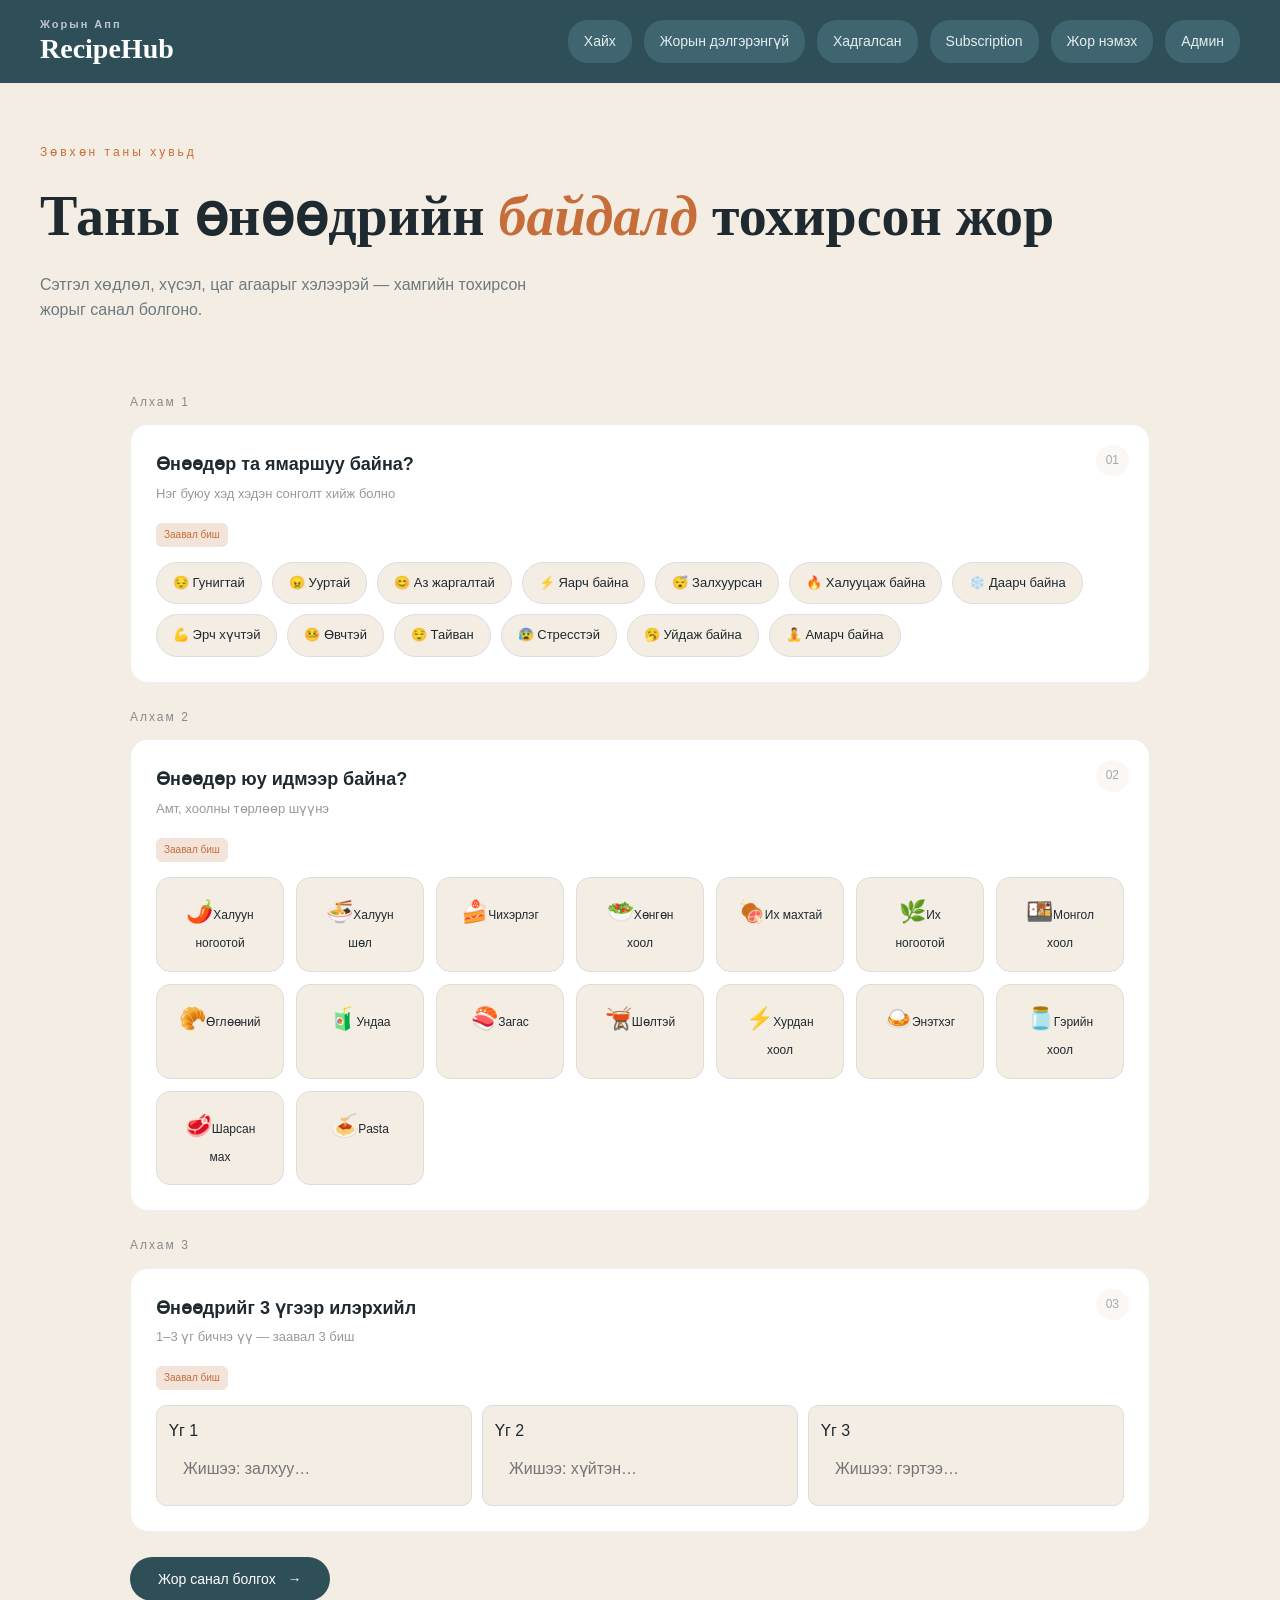
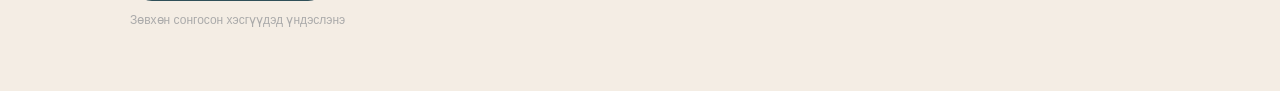
<file: index.html>
<!DOCTYPE html>
<html lang="mn">
<head>
  <meta charset="UTF-8" />
  <meta name="viewport" content="width=device-width, initial-scale=1.0" />
  <title>RecipeHub — Жорууд</title>

  <link rel="stylesheet" href="common.css" />
  <link rel="stylesheet" href="index.css" />
</head>
<body>

 <nav class="nav">
  <div class="nav-brand"><small>Жорын Апп</small>RecipeHub</div>

  <a href="search.html" class="nav-link">Хайх</a>
  <a href="detail.html" class="nav-link">Жорын дэлгэрэнгүй</a>
  <a href="favorites.html" class="nav-link">Хадгалсан</a>
  <a href="pricing.html" class="nav-link">Subscription</a>
  <a href="add.html" class="nav-link">Жор нэмэх</a>
  <a href="admin.html" class="nav-link">Админ</a>
</nav>

  <!-- HERO -->
  <section class="hero">
    <div class="hero-label">Зөвхөн таны хувьд</div>
    <h1>Таны өнөөдрийн <em>байдалд</em> тохирсон жор</h1>
    <p class="hero-sub">Сэтгэл хөдлөл, хүсэл, цаг агаарыг хэлээрэй — хамгийн тохирсон жорыг санал болгоно.</p>
  </section>

  <!-- MAIN -->
  <main class="main">

    <!-- STEP 1 -->
    <div class="section-label">Алхам 1</div>
    <div class="step-card">
      <div class="step-num">01</div>
      <div class="step-title">Өнөөдөр та ямаршуу байна?</div>
      <div class="step-desc">Нэг буюу хэд хэдэн сонголт хийж болно</div>
      <div class="opt-badge">Заавал биш</div>
      <div class="pills" id="moods">
        <div class="pill" onclick="tog(this)"><span>😔</span> Гунигтай</div>
        <div class="pill" onclick="tog(this)"><span>😠</span> Ууртай</div>
        <div class="pill" onclick="tog(this)"><span>😊</span> Аз жаргалтай</div>
        <div class="pill" onclick="tog(this)"><span>⚡</span> Яарч байна</div>
        <div class="pill" onclick="tog(this)"><span>😴</span> Залхуурсан</div>
        <div class="pill" onclick="tog(this)"><span>🔥</span> Халууцаж байна</div>
        <div class="pill" onclick="tog(this)"><span>❄️</span> Даарч байна</div>
        <div class="pill" onclick="tog(this)"><span>💪</span> Эрч хүчтэй</div>
        <div class="pill" onclick="tog(this)"><span>🤒</span> Өвчтэй</div>
        <div class="pill" onclick="tog(this)"><span>😌</span> Тайван</div>
        <div class="pill" onclick="tog(this)"><span>😰</span> Стресстэй</div>
        <div class="pill" onclick="tog(this)"><span>🥱</span> Уйдаж байна</div>
        <div class="pill" onclick="tog(this)"><span>🧘</span> Амарч байна</div>
      </div>
    </div>

    <!-- STEP 2 -->
    <div class="section-label">Алхам 2</div>
    <div class="step-card">
      <div class="step-num">02</div>
      <div class="step-title">Өнөөдөр юу идмээр байна?</div>
      <div class="step-desc">Амт, хоолны төрлөөр шүүнэ</div>
      <div class="opt-badge">Заавал биш</div>
      <div class="craving-grid" id="cravings">
        <div class="craving-card" onclick="tog(this)"><span class="c-icon">🌶️</span><span class="c-label">Халуун ногоотой</span></div>
        <div class="craving-card" onclick="tog(this)"><span class="c-icon">🍜</span><span class="c-label">Халуун шөл</span></div>
        <div class="craving-card" onclick="tog(this)"><span class="c-icon">🍰</span><span class="c-label">Чихэрлэг</span></div>
        <div class="craving-card" onclick="tog(this)"><span class="c-icon">🥗</span><span class="c-label">Хөнгөн хоол</span></div>
        <div class="craving-card" onclick="tog(this)"><span class="c-icon">🍖</span><span class="c-label">Их махтай</span></div>
        <div class="craving-card" onclick="tog(this)"><span class="c-icon">🌿</span><span class="c-label">Их ногоотой</span></div>
        <div class="craving-card" onclick="tog(this)"><span class="c-icon">🍱</span><span class="c-label">Монгол хоол</span></div>
        <div class="craving-card" onclick="tog(this)"><span class="c-icon">🥐</span><span class="c-label">Өглөөний</span></div>
        <div class="craving-card" onclick="tog(this)"><span class="c-icon">🧃</span><span class="c-label">Ундаа</span></div>
        <div class="craving-card" onclick="tog(this)"><span class="c-icon">🍣</span><span class="c-label">Загас</span></div>
        <div class="craving-card" onclick="tog(this)"><span class="c-icon">🫕</span><span class="c-label">Шөлтэй</span></div>
        <div class="craving-card" onclick="tog(this)"><span class="c-icon">⚡</span><span class="c-label">Хурдан хоол</span></div>
        <div class="craving-card" onclick="tog(this)"><span class="c-icon">🍛</span><span class="c-label">Энэтхэг</span></div>
        <div class="craving-card" onclick="tog(this)"><span class="c-icon">🫙</span><span class="c-label">Гэрийн хоол</span></div>
        <div class="craving-card" onclick="tog(this)"><span class="c-icon">🥩</span><span class="c-label">Шарсан мах</span></div>
        <div class="craving-card" onclick="tog(this)"><span class="c-icon">🍝</span><span class="c-label">Pasta</span></div>
      </div>
    </div>

    <!-- STEP 3 -->
    <div class="section-label">Алхам 3</div>
    <div class="step-card">
      <div class="step-num">03</div>
      <div class="step-title">Өнөөдрийг 3 үгээр илэрхийл</div>
      <div class="step-desc">1–3 үг бичнэ үү — заавал 3 биш</div>
      <div class="opt-badge">Заавал биш</div>
      <div class="word-row">
        <div class="word-box"><span class="w-num">Үг 1</span><input id="w1" placeholder="Жишээ: залхуу…" /></div>
        <div class="word-box"><span class="w-num">Үг 2</span><input id="w2" placeholder="Жишээ: хүйтэн…" /></div>
        <div class="word-box"><span class="w-num">Үг 3</span><input id="w3" placeholder="Жишээ: гэртээ…" /></div>
      </div>
    </div>

    <!-- CTA -->
    <div class="cta-area">
      <button class="cta-btn" onclick="recommend()">
        Жор санал болгох <span class="cta-arrow">→</span>
      </button>
      <span class="cta-hint">Зөвхөн сонгосон хэсгүүдэд үндэслэнэ</span>
    </div>

    <!-- RESULTS -->
    <div class="result-section" id="results" style="display:none">
      <div class="result-label">Санал болгох жорууд</div>
      <div class="result-grid" id="rgrid"></div>
    </div>

  </main>
</body>
</html>
</file>
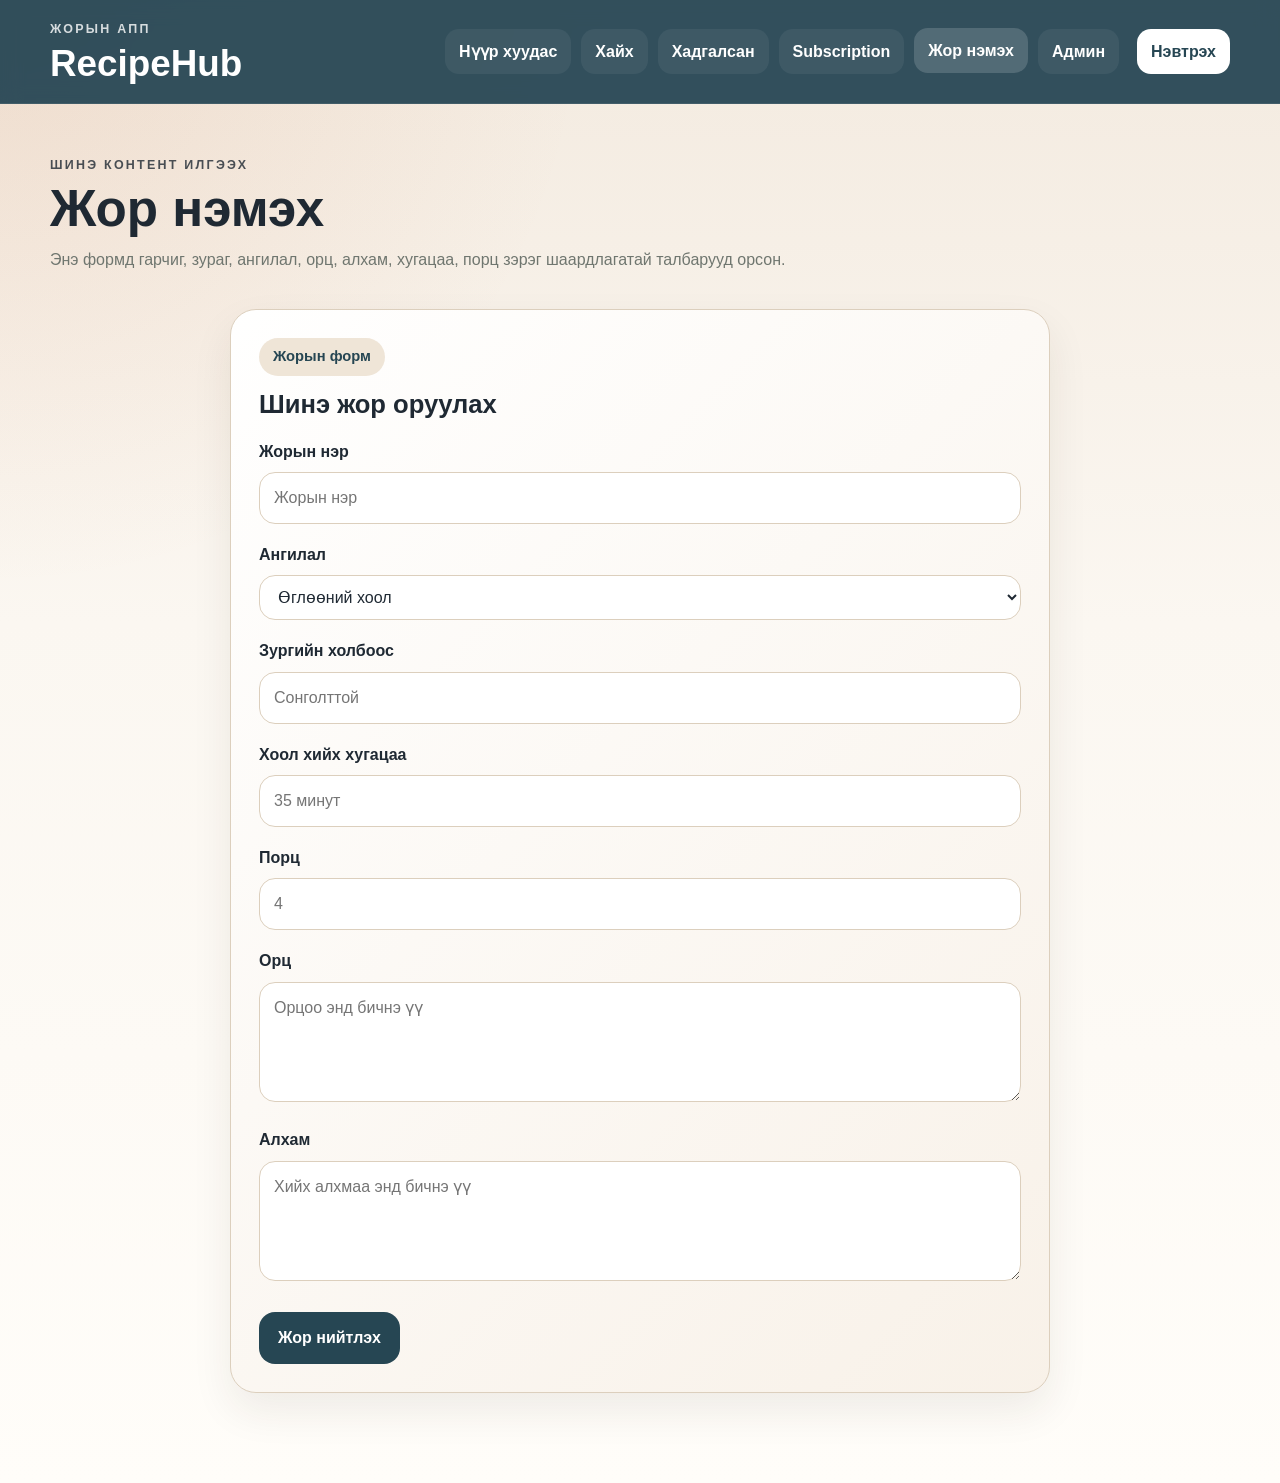
<file: add.html>
<!DOCTYPE html>
<html lang="mn">
<head>
  <meta charset="UTF-8">
  <meta name="viewport" content="width=device-width, initial-scale=1.0">
  <title>RecipeHub - Жор нэмэх</title>
  <link rel="stylesheet" href="common.css">
  <link rel="stylesheet" href="add.css">
</head>
<body>
  <header class="site-header">
    <div class="container header-inner">
      <div>
        <p class="eyebrow">Жорын апп</p>
        <h1 class="logo">RecipeHub</h1>
      </div>
      <nav class="site-nav" aria-label="Үндсэн цэс">
        <a href="index.html">Нүүр хуудас</a>
        <a href="search.html">Хайх</a>
        <!-- <a href="detail.html">Жорын дэлгэрэнгүй</a> -->
        <a href="favorites.html">Хадгалсан</a>
        <a href="pricing.html">Subscription</a>
        <a class="active" href="add.html">Жор нэмэх</a>
        <a href="admin.html">Админ</a>
        <a class="auth-link" href="login.html">Нэвтрэх</a>
      </nav>
    </div>
  </header>

  <main class="main-content">
    <section class="hero">
      <div class="container">
        <p class="eyebrow">Шинэ контент илгээх</p>
        <h2>Жор нэмэх</h2>
        <p class="section-intro">Энэ формд гарчиг, зураг, ангилал, орц, алхам, хугацаа, порц зэрэг шаардлагатай талбарууд орсон.</p>
      </div>
    </section>

    <section class="page-section">
      <div class="container">
        <form class="panel form-panel">
          <div class="panel-heading">
            <p class="card-tag">Жорын форм</p>
            <h3>Шинэ жор оруулах</h3>
          </div>
          <label for="recipe-name">Жорын нэр</label>
          <input id="recipe-name" type="text" placeholder="Жорын нэр">

          <label for="category">Ангилал</label>
          <select id="category">
            <option>Өглөөний хоол</option>
            <option>Өдрийн хоол</option>
            <option>Оройн хоол</option>
            <option>Амттан</option>
          </select>

          <label for="image-link">Зургийн холбоос</label>
          <input id="image-link" type="text" placeholder="Сонголттой">

          <label for="cook-time">Хоол хийх хугацаа</label>
          <input id="cook-time" type="text" placeholder="35 минут">

          <label for="servings">Порц</label>
          <input id="servings" type="text" placeholder="4">

          <label for="ingredients">Орц</label>
          <textarea id="ingredients" placeholder="Орцоо энд бичнэ үү"></textarea>

          <label for="steps">Алхам</label>
          <textarea id="steps" placeholder="Хийх алхмаа энд бичнэ үү"></textarea>

          <button class="card-button" type="submit">Жор нийтлэх</button>
        </form>
      </div>
    </section>
  </main>

</body>
</html>
</file>
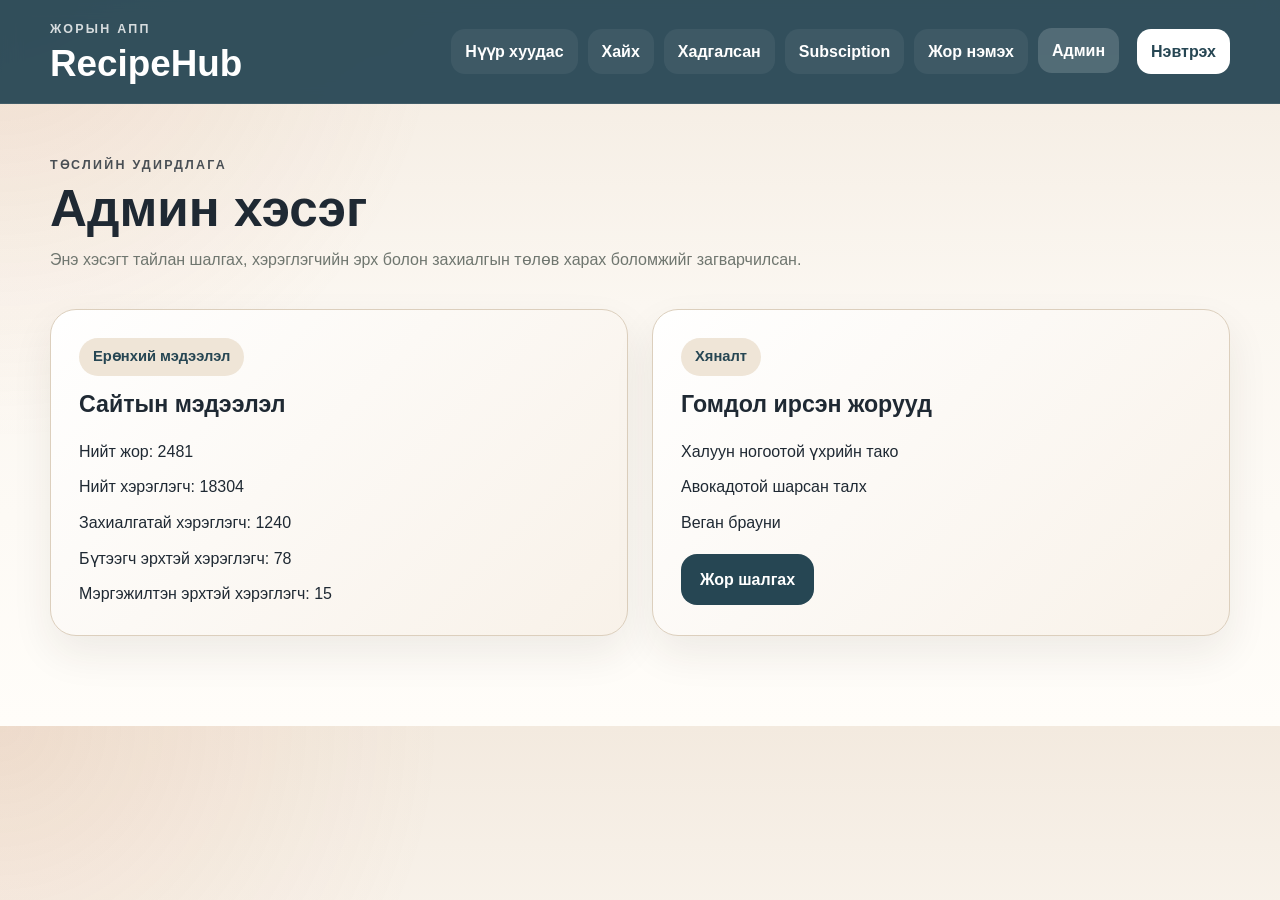
<file: admin.html>
<!DOCTYPE html>
<html lang="mn">
<head>
  <meta charset="UTF-8">
  <meta name="viewport" content="width=device-width, initial-scale=1.0">
  <title>RecipeHub - Админ</title>
  <link rel="stylesheet" href="common.css">
  <link rel="stylesheet" href="admin.css">
</head>
<body>
  <header class="site-header">
    <div class="container header-inner">
      <div>
        <p class="eyebrow">Жорын апп</p>
        <h1 class="logo">RecipeHub</h1>
      </div>
      <nav class="site-nav" aria-label="Үндсэн цэс">
        <a href="index.html">Нүүр хуудас</a>
        <a href="search.html">Хайх</a>
        <!-- <a href="detail.html">Жорын дэлгэрэнгүй</a> -->
        <a href="favorites.html">Хадгалсан</a>
        <a href="pricing.html">Subsciption</a>
        <a href="add.html">Жор нэмэх</a>
        <a class="active" href="admin.html">Админ</a>
        <a class="auth-link" href="login.html">Нэвтрэх</a>
      </nav>
    </div>
  </header>

  <main class="main-content">
    <section class="hero">
      <div class="container">
        <p class="eyebrow">Төслийн удирдлага</p>
        <h2>Админ хэсэг</h2>
        <p class="section-intro">Энэ хэсэгт тайлан шалгах, хэрэглэгчийн эрх болон захиалгын төлөв харах боломжийг загварчилсан.</p>
      </div>
    </section>

    <section class="page-section">
      <div class="container admin-grid">
        <article class="panel">
          <p class="card-tag">Ерөнхий мэдээлэл</p>
          <h3>Сайтын мэдээлэл</h3>
          <p>Нийт жор: 2481</p>
          <p>Нийт хэрэглэгч: 18304</p>
          <p>Захиалгатай хэрэглэгч: 1240</p>
          <p>Бүтээгч эрхтэй хэрэглэгч: 78</p>
          <p>Мэргэжилтэн эрхтэй хэрэглэгч: 15</p>
        </article>

        <article class="panel">
          <p class="card-tag">Хяналт</p>
          <h3>Гомдол ирсэн жорууд</h3>
          <p>Халуун ногоотой үхрийн тако</p>
          <p>Авокадотой шарсан талх</p>
          <p>Веган брауни</p>
          <a class="card-button" href="detail.html">Жор шалгах</a>
        </article>
      </div>
    </section>
  </main>

</body>
</html>
</file>
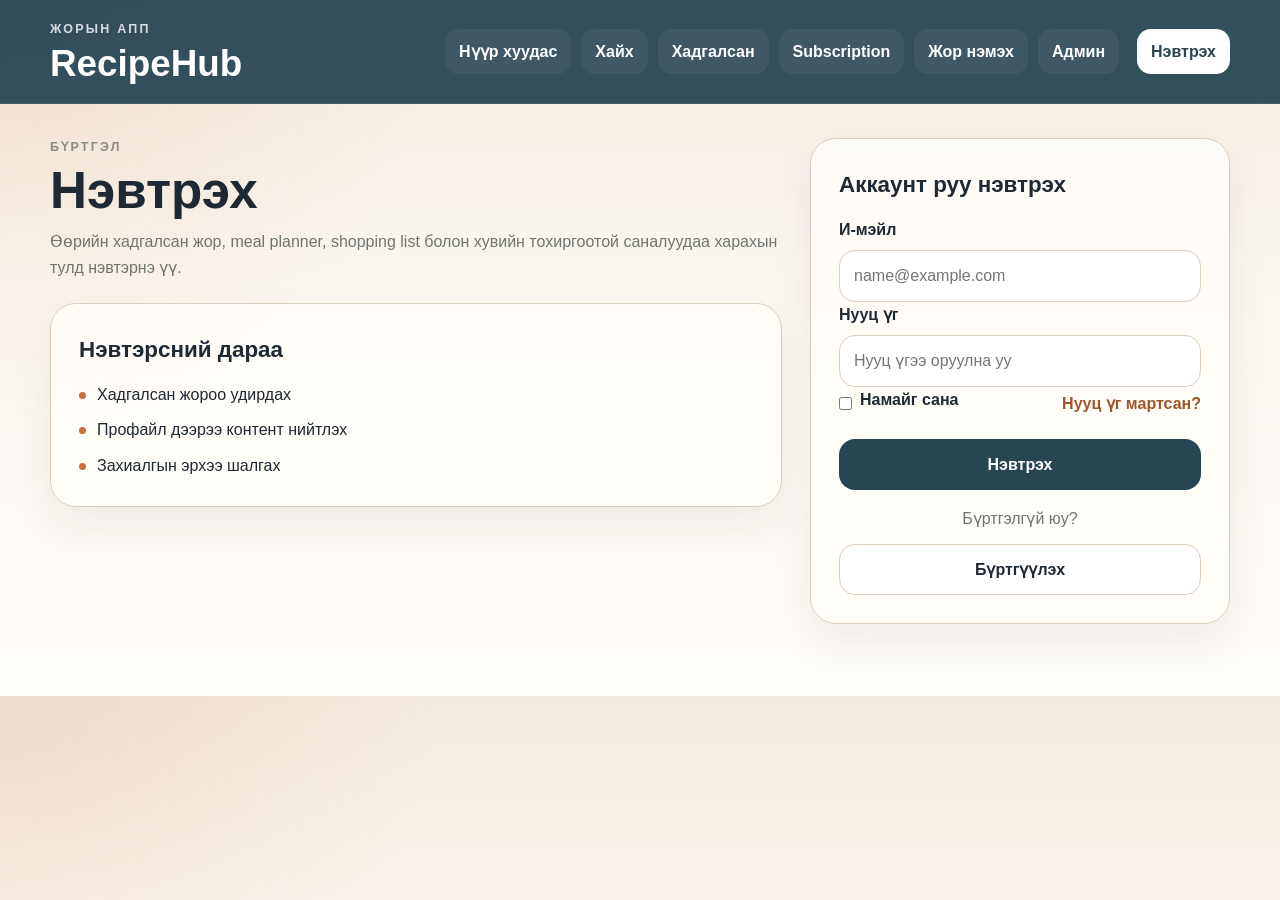
<file: login.html>
<!DOCTYPE html>
<html lang="mn">
<head>
  <meta charset="UTF-8">
  <meta name="viewport" content="width=device-width, initial-scale=1.0">
  <title>RecipeHub - Нэвтрэх</title>
  <link rel="stylesheet" href="common.css">
  <link rel="stylesheet" href="login.css">
</head>
<body>
  <header class="site-header">
    <div class="container header-inner">
      <div>
        <p class="eyebrow">Жорын апп</p>
        <h1 class="logo">RecipeHub</h1>
      </div>
      <nav class="site-nav" aria-label="Үндсэн цэс">
        <a href="index.html">Нүүр хуудас</a>
        <a href="search.html">Хайх</a>
        <!-- <a href="detail.html">Жорын дэлгэрэнгүй</a> -->
        <a href="favorites.html">Хадгалсан</a>
        <a href="pricing.html">Subscription</a>
        <a href="add.html">Жор нэмэх</a>
        <a href="admin.html">Админ</a>
        <a class="auth-link" href="login.html">Нэвтрэх</a>
      </nav>
    </div>
  </header>

  <main class="main-content">
    <section class="auth-section">
      <div class="container auth-layout">
        <div class="auth-copy">
          <p class="eyebrow">Бүртгэл</p>
          <h2>Нэвтрэх</h2>
          <p>Өөрийн хадгалсан жор, meal planner, shopping list болон хувийн тохиргоотой саналуудаа харахын тулд нэвтэрнэ үү.</p>
          <div class="info-card">
            <h3>Нэвтэрсний дараа</h3>
            <ul>
              <li>Хадгалсан жороо удирдах</li>
              <li>Профайл дээрээ контент нийтлэх</li>
              <li>Захиалгын эрхээ шалгах</li>
            </ul>
          </div>
        </div>

        <form class="auth-form">
          <h3>Аккаунт руу нэвтрэх</h3>

          <label>
            <span>И-мэйл</span>
            <input type="email" placeholder="name@example.com">
          </label>

          <label>
            <span>Нууц үг</span>
            <input type="password" placeholder="Нууц үгээ оруулна уу">
          </label>

          <div class="row">
            <label class="check-row">
              <input type="checkbox">
              <span>Намайг сана</span>
            </label>
            <a class="text-link" href="#">Нууц үг мартсан?</a>
          </div>

          <button type="submit" class="primary-button">Нэвтрэх</button>

          <div class="signup-cta">
            <p class="switch-text">Бүртгэлгүй юу?</p>
            <a class="secondary-button" href="signup.html">Бүртгүүлэх</a>
          </div>
        </form>
      </div>
    </section>
  </main>
</body>
</html>
</file>
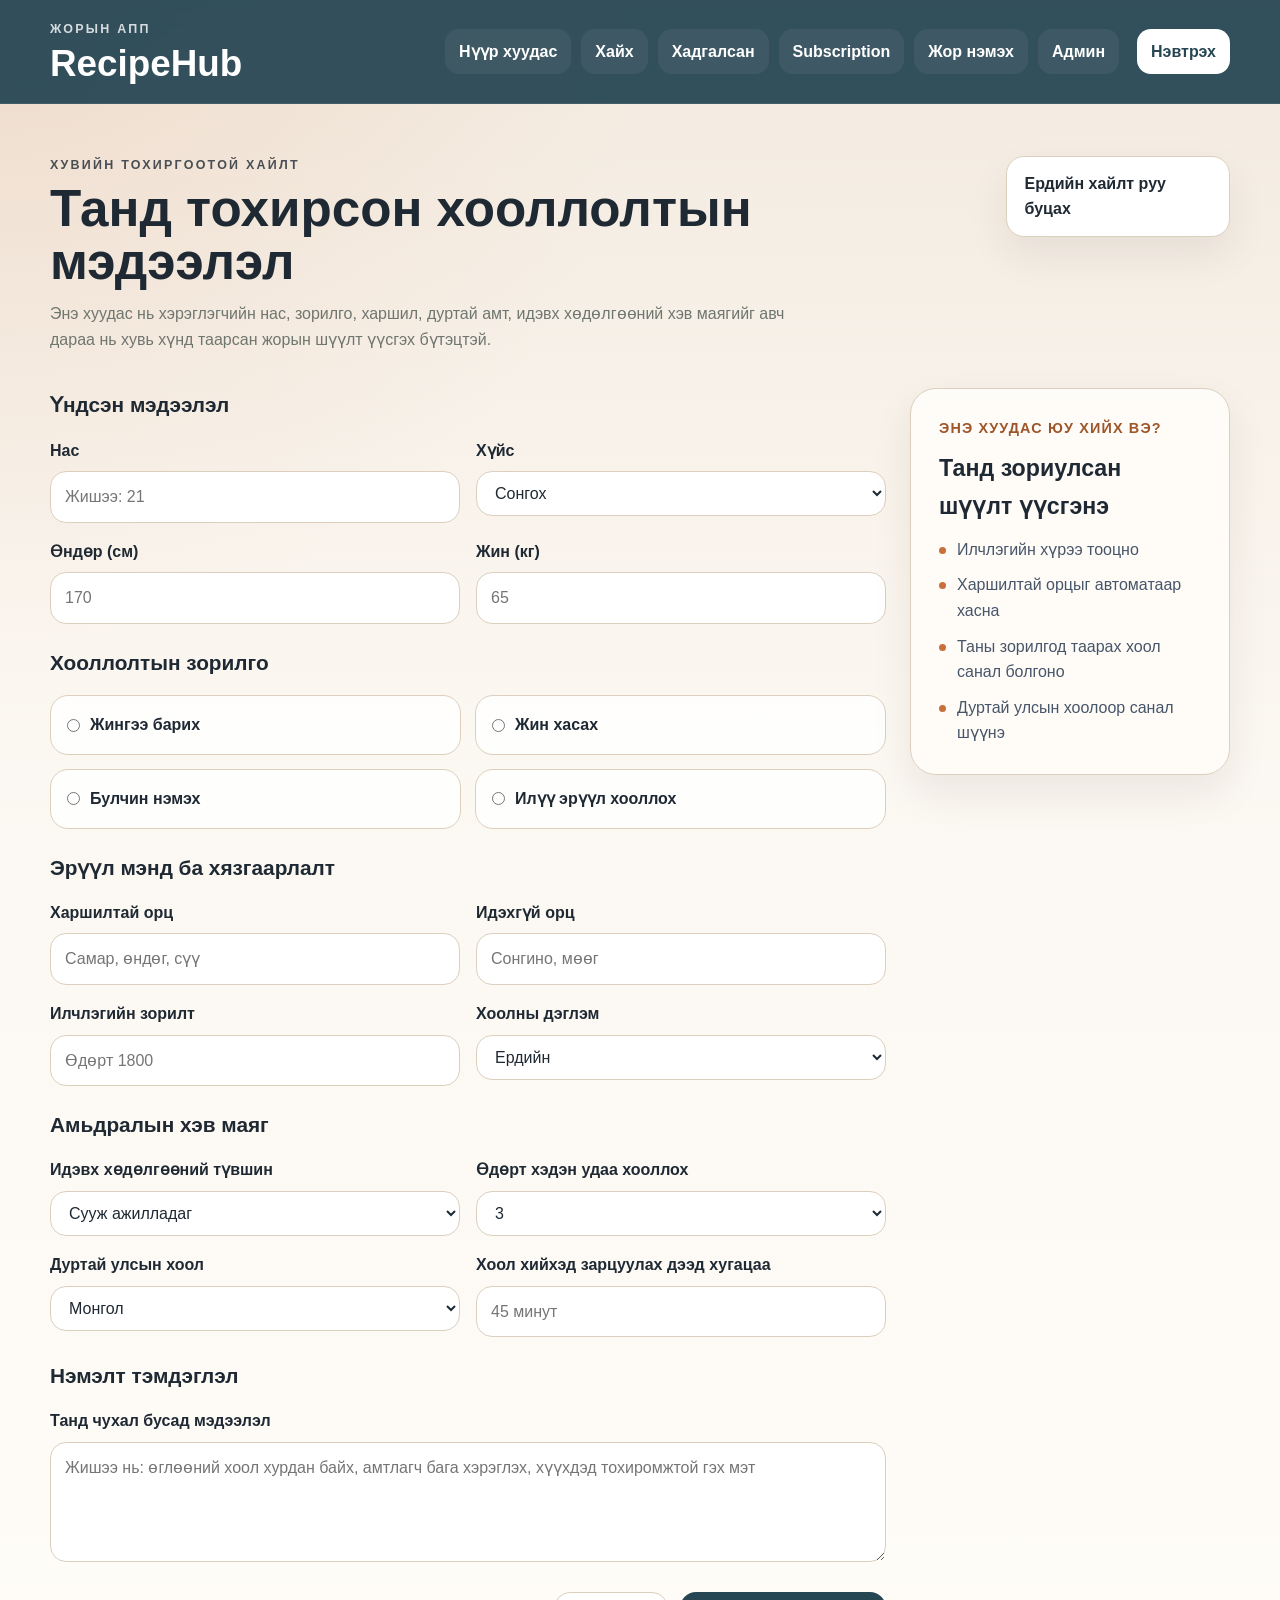
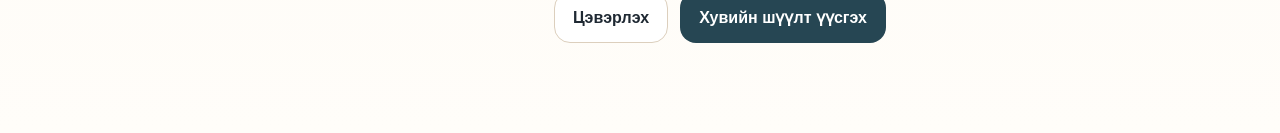
<file: personalized.html>
<!DOCTYPE html>
<html lang="mn">
<head>
  <meta charset="UTF-8">
  <meta name="viewport" content="width=device-width, initial-scale=1.0">
  <title>RecipeHub - Хувийн тохиргоотой орц</title>
  <link rel="stylesheet" href="common.css">
  <link rel="stylesheet" href="personalized.css">
</head>
<body>
  <header class="site-header">
    <div class="container header-inner">
      <div>
        <p class="eyebrow">Жорын апп</p>
        <h1 class="logo">RecipeHub</h1>
      </div>
      <nav class="site-nav" aria-label="Үндсэн цэс">
        <a href="index.html">Нүүр хуудас</a>
        <a href="search.html">Хайх</a>
        <!-- <a href="detail.html">Жорын дэлгэрэнгүй</a> -->
        <a href="favorites.html">Хадгалсан</a>
        <a href="pricing.html">Subscription</a>
        <a href="add.html">Жор нэмэх</a>
        <a href="admin.html">Админ</a>
        <a class="auth-link" href="login.html">Нэвтрэх</a>
      </nav>
    </div>
  </header>

  <main class="main-content">
    <section class="hero">
      <div class="container hero-layout">
        <div>
          <p class="eyebrow">Хувийн тохиргоотой хайлт</p>
          <h2>Танд тохирсон хооллолтын мэдээлэл</h2>
          <p class="section-intro">Энэ хуудас нь хэрэглэгчийн нас, зорилго, харшил, дуртай амт, идэвх хөдөлгөөний хэв маягийг авч дараа нь хувь хүнд таарсан жорын шүүлт үүсгэх бүтэцтэй.</p>
        </div>
        <a class="back-link" href="search.html">Ердийн хайлт руу буцах</a>
      </div>
    </section>

    <section class="page-section">
      <div class="container page-grid">
        <form class="profile-form">
          <div class="form-section">
            <h3>Үндсэн мэдээлэл</h3>
            <div class="field-grid">
              <label>
                <span>Нас</span>
                <input type="number" placeholder="Жишээ: 21">
              </label>
              <label>
                <span>Хүйс</span>
                <select>
                  <option>Сонгох</option>
                  <option>Эрэгтэй</option>
                  <option>Эмэгтэй</option>
                  <option>Бусад</option>
                </select>
              </label>
              <label>
                <span>Өндөр (см)</span>
                <input type="number" placeholder="170">
              </label>
              <label>
                <span>Жин (кг)</span>
                <input type="number" placeholder="65">
              </label>
            </div>
          </div>

          <div class="form-section">
            <h3>Хооллолтын зорилго</h3>
            <div class="choice-grid">
              <label class="choice-card"><input type="radio" name="goal"> Жингээ барих</label>
              <label class="choice-card"><input type="radio" name="goal"> Жин хасах</label>
              <label class="choice-card"><input type="radio" name="goal"> Булчин нэмэх</label>
              <label class="choice-card"><input type="radio" name="goal"> Илүү эрүүл хооллох</label>
            </div>
          </div>

          <div class="form-section">
            <h3>Эрүүл мэнд ба хязгаарлалт</h3>
            <div class="field-grid">
              <label>
                <span>Харшилтай орц</span>
                <input type="text" placeholder="Самар, өндөг, сүү">
              </label>
              <label>
                <span>Идэхгүй орц</span>
                <input type="text" placeholder="Сонгино, мөөг">
              </label>
              <label>
                <span>Илчлэгийн зорилт</span>
                <input type="number" placeholder="Өдөрт 1800">
              </label>
              <label>
                <span>Хоолны дэглэм</span>
                <select>
                  <option>Ердийн</option>
                  <option>Цагаан хоолтон</option>
                  <option>Веган</option>
                  <option>Глютенгүй</option>
                  <option>Сүүн бүтээгдэхүүнгүй</option>
                </select>
              </label>
            </div>
          </div>

          <div class="form-section">
            <h3>Амьдралын хэв маяг</h3>
            <div class="field-grid">
              <label>
                <span>Идэвх хөдөлгөөний түвшин</span>
                <select>
                  <option>Сууж ажилладаг</option>
                  <option>Дундаж</option>
                  <option>Идэвхтэй</option>
                  <option>Спортлог</option>
                </select>
              </label>
              <label>
                <span>Өдөрт хэдэн удаа хооллох</span>
                <select>
                  <option>3</option>
                  <option>4</option>
                  <option>5</option>
                </select>
              </label>
              <label>
                <span>Дуртай улсын хоол</span>
                <select>
                  <option>Монгол</option>
                  <option>Итали</option>
                  <option>Энэтхэг</option>
                  <option>Япон</option>
                  <option>Франц</option>
                </select>
              </label>
              <label>
                <span>Хоол хийхэд зарцуулах дээд хугацаа</span>
                <input type="number" placeholder="45 минут">
              </label>
            </div>
          </div>

          <div class="form-section">
            <h3>Нэмэлт тэмдэглэл</h3>
            <label>
              <span>Танд чухал бусад мэдээлэл</span>
              <textarea placeholder="Жишээ нь: өглөөний хоол хурдан байх, амтлагч бага хэрэглэх, хүүхдэд тохиромжтой гэх мэт"></textarea>
            </label>
          </div>

          <div class="action-row">
            <button type="button" class="secondary-button">Цэвэрлэх</button>
            <button type="submit" class="primary-button">Хувийн шүүлт үүсгэх</button>
          </div>
        </form>

        <aside class="summary-panel">
          <div class="summary-card">
            <p class="summary-label">Энэ хуудас юу хийх вэ?</p>
            <h3>Танд зориулсан шүүлт үүсгэнэ</h3>
            <ul class="summary-list">
              <li>Илчлэгийн хүрээ тооцно</li>
              <li>Харшилтай орцыг автоматаар хасна</li>
              <li>Таны зорилгод таарах хоол санал болгоно</li>
              <li>Дуртай улсын хоолоор санал шүүнэ</li>
            </ul>
          </div>
        </aside>
      </div>
    </section>
  </main>
</body>
</html>
</file>
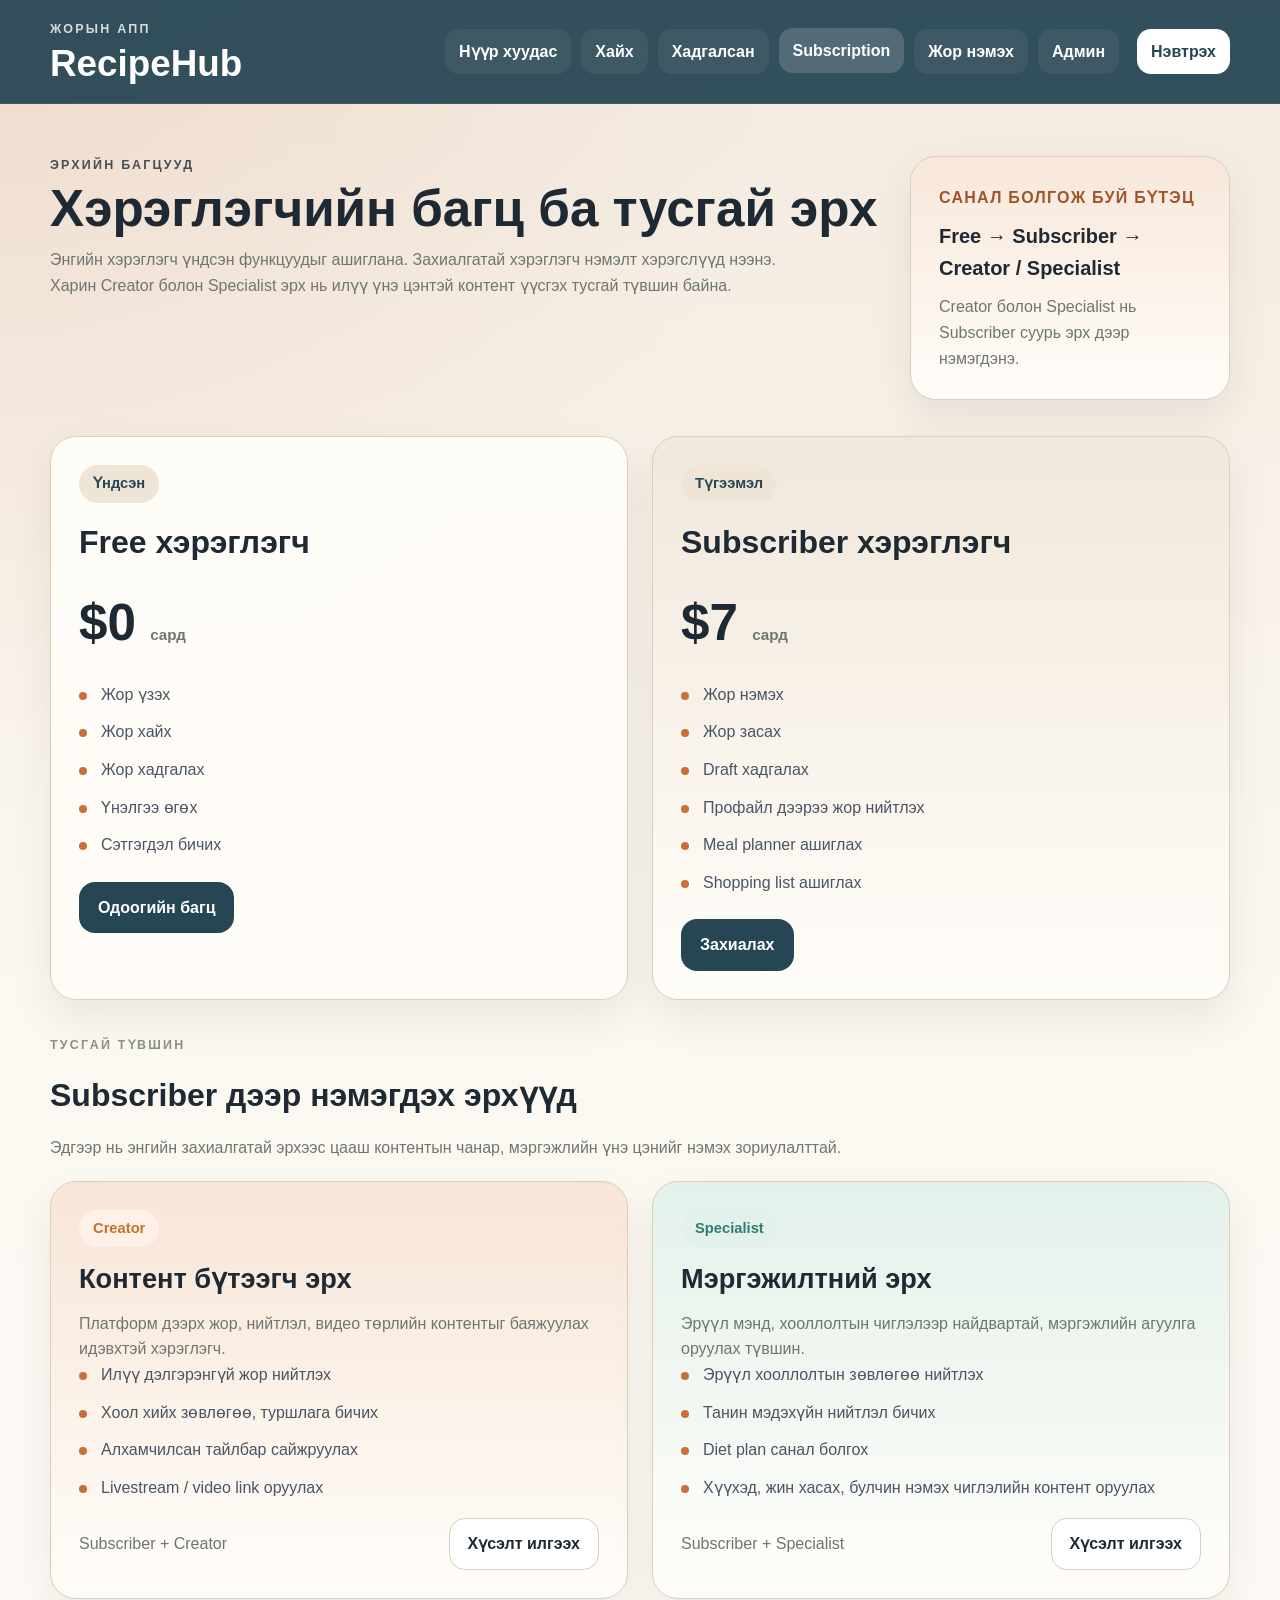
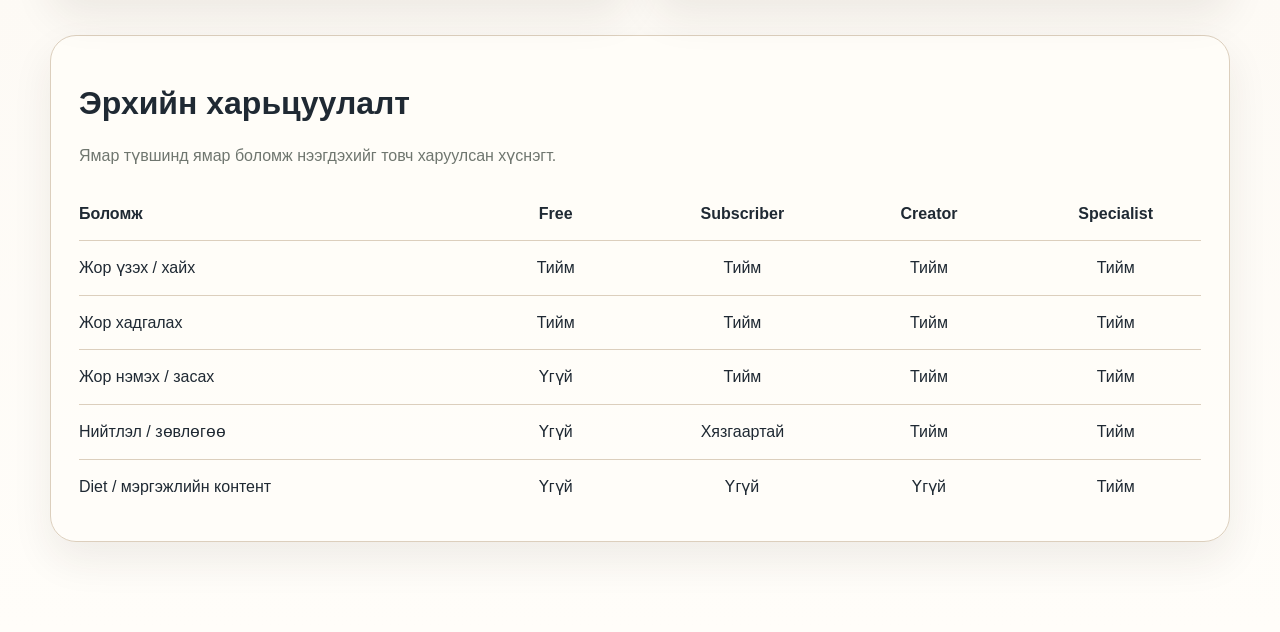
<file: pricing.html>
<!DOCTYPE html>
<html lang="mn">
<head>
  <meta charset="UTF-8">
  <meta name="viewport" content="width=device-width, initial-scale=1.0">
  <title>RecipeHub - Үнэ</title>
  <link rel="stylesheet" href="common.css">
  <link rel="stylesheet" href="pricing.css">
</head>
<body>
  <header class="site-header">
    <div class="container header-inner">
      <div>
        <p class="eyebrow">Жорын апп</p>
        <h1 class="logo">RecipeHub</h1>
      </div>
      <nav class="site-nav" aria-label="Үндсэн цэс">
        <a href="index.html">Нүүр хуудас</a>
        <a href="search.html">Хайх</a>
        <!-- <a href="detail.html">Жорын дэлгэрэнгүй</a> -->
        <a href="favorites.html">Хадгалсан</a>
        <a class="active" href="pricing.html">Subscription</a>
        <a href="add.html">Жор нэмэх</a>
        <a href="admin.html">Админ</a>
        <a class="auth-link" href="login.html">Нэвтрэх</a>
      </nav>
    </div>
  </header>

  <main class="main-content">
    <section class="hero">
      <div class="container hero-layout">
        <div>
          <p class="eyebrow">Эрхийн багцууд</p>
          <h2>Хэрэглэгчийн багц ба тусгай эрх</h2>
          <p class="section-intro">Энгийн хэрэглэгч үндсэн функцуудыг ашиглана. Захиалгатай хэрэглэгч нэмэлт хэрэгслүүд нээнэ. Харин Creator болон Specialist эрх нь илүү үнэ цэнтэй контент үүсгэх тусгай түвшин байна.</p>
        </div>
        <div class="hero-note">
          <p class="note-label">Санал болгож буй бүтэц</p>
          <strong>Free → Subscriber → Creator / Specialist</strong>
          <span>Creator болон Specialist нь Subscriber суурь эрх дээр нэмэгдэнэ.</span>
        </div>
      </div>
    </section>

    <section class="page-section">
      <div class="container pricing-grid">
        <article class="price-card">
          <p class="card-tag">Үндсэн</p>
          <h3>Free хэрэглэгч</h3>
          <p class="price">$0 <span>сард</span></p>
          <ul class="feature-list">
            <li>Жор үзэх</li>
            <li>Жор хайх</li>
            <li>Жор хадгалах</li>
            <li>Үнэлгээ өгөх</li>
            <li>Сэтгэгдэл бичих</li>
          </ul>
          <button class="card-button" type="button">Одоогийн багц</button>
        </article>

        <article class="price-card featured">
          <p class="card-tag">Түгээмэл</p>
          <h3>Subscriber хэрэглэгч</h3>
          <p class="price">$7 <span>сард</span></p>
          <ul class="feature-list">
            <li>Жор нэмэх</li>
            <li>Жор засах</li>
            <li>Draft хадгалах</li>
            <li>Профайл дээрээ жор нийтлэх</li>
            <li>Meal planner ашиглах</li>
            <li>Shopping list ашиглах</li>
          </ul>
          <button class="card-button" type="button">Захиалах</button>
        </article>
      </div>
    </section>

    <section class="page-section">
      <div class="container">
        <div class="section-head">
          <p class="eyebrow">Тусгай түвшин</p>
          <h3>Subscriber дээр нэмэгдэх эрхүүд</h3>
          <p>Эдгээр нь энгийн захиалгатай эрхээс цааш контентын чанар, мэргэжлийн үнэ цэнийг нэмэх зориулалттай.</p>
        </div>

        <div class="role-grid">
          <article class="role-card creator-card">
            <p class="role-badge">Creator</p>
            <h4>Контент бүтээгч эрх</h4>
            <p class="role-text">Платформ дээрх жор, нийтлэл, видео төрлийн контентыг баяжуулах идэвхтэй хэрэглэгч.</p>
            <ul class="feature-list compact">
              <li>Илүү дэлгэрэнгүй жор нийтлэх</li>
              <li>Хоол хийх зөвлөгөө, туршлага бичих</li>
              <li>Алхамчилсан тайлбар сайжруулах</li>
              <li>Livestream / video link оруулах</li>
            </ul>
            <div class="role-footer">
              <span>Subscriber + Creator</span>
              <button class="ghost-button" type="button">Хүсэлт илгээх</button>
            </div>
          </article>

          <article class="role-card specialist-card">
            <p class="role-badge">Specialist</p>
            <h4>Мэргэжилтний эрх</h4>
            <p class="role-text">Эрүүл мэнд, хооллолтын чиглэлээр найдвартай, мэргэжлийн агуулга оруулах түвшин.</p>
            <ul class="feature-list compact">
              <li>Эрүүл хооллолтын зөвлөгөө нийтлэх</li>
              <li>Танин мэдэхүйн нийтлэл бичих</li>
              <li>Diet plan санал болгох</li>
              <li>Хүүхэд, жин хасах, булчин нэмэх чиглэлийн контент оруулах</li>
            </ul>
            <div class="role-footer">
              <span>Subscriber + Specialist</span>
              <button class="ghost-button" type="button">Хүсэлт илгээх</button>
            </div>
          </article>
        </div>
      </div>
    </section>

    <section class="page-section">
      <div class="container">
        <div class="compare-box">
          <div class="compare-head">
            <h3>Эрхийн харьцуулалт</h3>
            <p>Ямар түвшинд ямар боломж нээгдэхийг товч харуулсан хүснэгт.</p>
          </div>

          <div class="compare-table">
            <div class="compare-row compare-title">
              <span>Боломж</span>
              <span>Free</span>
              <span>Subscriber</span>
              <span>Creator</span>
              <span>Specialist</span>
            </div>
            <div class="compare-row">
              <span>Жор үзэх / хайх</span>
              <span>Тийм</span>
              <span>Тийм</span>
              <span>Тийм</span>
              <span>Тийм</span>
            </div>
            <div class="compare-row">
              <span>Жор хадгалах</span>
              <span>Тийм</span>
              <span>Тийм</span>
              <span>Тийм</span>
              <span>Тийм</span>
            </div>
            <div class="compare-row">
              <span>Жор нэмэх / засах</span>
              <span>Үгүй</span>
              <span>Тийм</span>
              <span>Тийм</span>
              <span>Тийм</span>
            </div>
            <div class="compare-row">
              <span>Нийтлэл / зөвлөгөө</span>
              <span>Үгүй</span>
              <span>Хязгаартай</span>
              <span>Тийм</span>
              <span>Тийм</span>
            </div>
            <div class="compare-row">
              <span>Diet / мэргэжлийн контент</span>
              <span>Үгүй</span>
              <span>Үгүй</span>
              <span>Үгүй</span>
              <span>Тийм</span>
            </div>
          </div>
        </div>
      </div>
    </section>
  </main>
</body>
</html>
</file>
<file: common.css>
:root {
  --primary: #c96f3b;
  --primary-dark: #9e552a;
  --secondary: #264653;
  --background: #f5efe6;
  --surface: #fffdf9;
  --surface-strong: #f8f1e8;
  --surface-soft: #efe5d7;
  --text: #1f2933;
  --muted: #6f766f;
  --border: #dccfbd;
  --shadow: 0 18px 40px rgba(48, 35, 23, 0.08);
}

* {
  box-sizing: border-box;
  margin: 0;
  padding: 0;
}

body {
  font-family: "Trebuchet MS", Arial, sans-serif;
  background:
    radial-gradient(circle at top left, rgba(201, 111, 59, 0.12), transparent 30%),
    linear-gradient(180deg, #f3eadf 0%, #fbf7f1 42%, #fffdf9 100%);
  color: var(--text);
  line-height: 1.6;
}

a {
  color: inherit;
  text-decoration: none;
}

img {
  display: block;
  max-width: 100%;
}

.container {
  width: min(1180px, calc(100% - 32px));
  margin: 0 auto;
}

.site-header {
  position: sticky;
  top: 0;
  z-index: 20;
  background: rgba(38, 70, 83, 0.94);
  color: #ffffff;
  padding: 20px 0;
  backdrop-filter: blur(10px);
  border-bottom: 1px solid rgba(255, 255, 255, 0.08);
}

.header-inner {
  display: flex;
  justify-content: space-between;
  align-items: center;
  gap: 24px;
}

.eyebrow {
  font-size: 0.78rem;
  font-weight: 700;
  letter-spacing: 0.18em;
  text-transform: uppercase;
  opacity: 0.8;
  margin-bottom: 6px;
}

.logo {
  font-size: 2.3rem;
  line-height: 1;
}

.site-nav {
  display: flex;
  flex-wrap: wrap;
  gap: 10px;
  justify-content: flex-end;
  align-items: center;
  flex: 1;
}

.site-nav a {
  padding: 10px 14px;
  border-radius: 14px;
  background: rgba(255, 255, 255, 0.06);
  font-weight: 700;
  transition: background-color 0.2s ease, transform 0.2s ease;
}

.site-nav a.active,
.site-nav a:hover {
  background: rgba(255, 255, 255, 0.16);
  transform: translateY(-1px);
}

.site-nav a.auth-link {
  background: #ffffff;
  color: var(--secondary);
  margin-left: 8px;
  flex-shrink: 0;
}

.main-content {
  padding: 34px 0 72px;
}

.hero,
.page-section {
  padding: 18px 0;
}

.hero h2,
.auth-copy h2 {
  font-size: clamp(2.2rem, 4vw, 3.4rem);
  line-height: 1.05;
  margin-bottom: 12px;
}

.section-intro,
.auth-copy p {
  max-width: 760px;
  color: var(--muted);
}

.panel,
.recipe-card,
.info-card,
.auth-form,
.role-note,
.summary-card,
.hero-note,
.price-card,
.role-card,
.compare-box {
  background: rgba(255, 253, 249, 0.94);
  border: 1px solid var(--border);
  border-radius: 26px;
  box-shadow: var(--shadow);
}

.panel,
.info-card,
.auth-form,
.role-note,
.summary-card,
.hero-note,
.price-card,
.role-card,
.compare-box {
  padding: 28px;
}

.card-tag,
.role-badge,
.filter-pill {
  display: inline-block;
  padding: 7px 14px;
  border-radius: 999px;
  background: var(--surface-soft);
  color: var(--secondary);
  font-size: 0.92rem;
  font-weight: 800;
}

.card-button,
.primary-button,
.secondary-button,
.ghost-button {
  display: inline-flex;
  align-items: center;
  justify-content: center;
  border: 1px solid transparent;
  border-radius: 16px;
  padding: 12px 18px;
  font: inherit;
  font-weight: 700;
  cursor: pointer;
  transition: transform 0.2s ease, background-color 0.2s ease, border-color 0.2s ease;
}

.card-button,
.primary-button {
  background: var(--secondary);
  color: #ffffff;
}

.secondary-button,
.ghost-button {
  background: #ffffff;
  color: var(--text);
  border-color: var(--border);
}

.card-button:hover,
.primary-button:hover,
.secondary-button:hover,
.ghost-button:hover {
  transform: translateY(-2px);
}

label span {
  display: block;
  margin-bottom: 8px;
  font-weight: 700;
}

input,
select,
textarea {
  width: 100%;
  border: 1px solid var(--border);
  border-radius: 16px;
  padding: 12px 14px;
  font: inherit;
  color: var(--text);
  background: #ffffff;
}

input:focus,
select:focus,
textarea:focus {
  outline: 2px solid rgba(201, 111, 59, 0.22);
  outline-offset: 2px;
}

textarea {
  min-height: 120px;
  resize: vertical;
}

@media (max-width: 760px) {
  .header-inner {
    flex-direction: column;
    align-items: flex-start;
  }

  .logo {
    font-size: 2rem;
  }

  .main-content {
    padding-top: 24px;
  }

  .panel,
  .info-card,
  .auth-form,
  .role-note,
  .summary-card,
  .hero-note,
  .price-card,
  .role-card,
  .compare-box {
    padding: 22px;
  }
}
</file>
<file: index.css>
:root {
  --dk: #2f4f58;
  --dk2: #3f6570;
  --cream: #f4ede4;
  --cream2: #e7ded2;
  --accent: #c76d3a;
  --text-dark: #1f2a30;
  --text-muted: #6c7a80;
  --white: #ffffff;
}

/* RESET */
* {
  margin: 0;
  padding: 0;
  box-sizing: border-box;
}

body {
  font-family: 'DM Sans', sans-serif;
  background: var(--cream);
  color: var(--text-dark);
}

/* NAVBAR */
.nav {
  background: var(--dk);
  padding: 18px 40px;
  display: flex;
  align-items: center;
  gap: 12px;
}

.nav-brand {
  font-family: 'Playfair Display', serif;
  color: white;
  font-size: 28px;
  font-weight: 700;
  margin-right: auto;
  line-height: 1.1;
}

.nav-brand small {
  display: block;
  font-size: 11px;
  letter-spacing: 2px;
  color: #b9c7cd;
  font-family: 'DM Sans', sans-serif;
  margin-bottom: 4px;
}

.nav-link {
  padding: 10px 16px;
  border-radius: 20px;
  background: var(--dk2);
  color: #e4edf0;
  font-size: 14px;
  text-decoration: none;
  transition: 0.2s;
}

.nav-link:hover {
  background: #4e7a86;
}

.nav-link.active {
  background: white;
  color: var(--dk);
}

/* HERO */
.hero {
  padding: 60px 40px 40px;
  display: flex;
  flex-direction: column;
  gap: 10px;
}

.hero-label {
  font-size: 12px;
  letter-spacing: 3px;
  color: var(--accent);
}

.hero h1 {
  font-family: 'Playfair Display', serif;
  font-size: 56px;
  font-weight: 700;
}

.hero h1 em {
  color: var(--accent);
  font-style: italic;
}

.hero-sub {
  max-width: 520px;
  color: var(--text-muted);
  line-height: 1.6;
}

/* MAIN */
.main {
  max-width: 1100px;
  margin: auto;
  padding: 30px 40px 60px;
}

/* SECTION LABEL */
.section-label {
  font-size: 12px;
  letter-spacing: 2px;
  margin-bottom: 12px;
  opacity: 0.5;
}

/* CARD */
.step-card {
  background: white;
  padding: 25px;
  border-radius: 18px;
  margin-bottom: 25px;
  border: 1px solid #eee;
  position: relative;
}

.step-num {
  position: absolute;
  top: 20px;
  right: 20px;
  background: var(--cream);
  padding: 6px 10px;
  border-radius: 50%;
  font-size: 12px;
  opacity: 0.4;
}

.step-title {
  font-size: 18px;
  font-weight: 600;
  margin-bottom: 5px;
}

.step-desc {
  font-size: 13px;
  color: #999;
  margin-bottom: 15px;
}

.opt-badge {
  display: inline-block;
  font-size: 10px;
  background: #f3e4d9;
  color: var(--accent);
  padding: 4px 8px;
  border-radius: 6px;
  margin-bottom: 15px;
}

/* PILLS */
.pills {
  display: flex;
  flex-wrap: wrap;
  gap: 10px;
}

.pill {
  background: var(--cream);
  padding: 10px 16px;
  border-radius: 30px;
  border: 1px solid #ddd;
  cursor: pointer;
  font-size: 13px;
  transition: 0.2s;
}

.pill:hover {
  background: white;
}

.pill.sel {
  background: var(--dk);
  color: white;
}

/* GRID */
.craving-grid {
  display: grid;
  grid-template-columns: repeat(auto-fill, minmax(120px, 1fr));
  gap: 12px;
}

.craving-card {
  padding: 16px;
  border-radius: 14px;
  background: var(--cream);
  border: 1px solid #ddd;
  text-align: center;
  cursor: pointer;
  transition: 0.2s;
}

.craving-card:hover {
  background: white;
}

.craving-card.sel {
  background: var(--dk);
  color: white;
}

.c-icon {
  font-size: 22px;
  margin-bottom: 6px;
}

.c-label {
  font-size: 12px;
}

/* INPUT */
.word-row {
  display: flex;
  gap: 10px;
}

.word-box {
  flex: 1;
  padding: 12px;
  border-radius: 10px;
  background: var(--cream);
  border: 1px solid #ddd;
}

.word-box input {
  width: 100%;
  border: none;
  outline: none;
  background: none;
}

/* BUTTON */
.cta-area {
  margin-top: 20px;
}

.cta-btn {
  background: var(--dk);
  color: white;
  padding: 14px 28px;
  border-radius: 30px;
  border: none;
  cursor: pointer;
  font-size: 14px;
}

.cta-btn:hover {
  opacity: 0.85;
}

.cta-arrow {
  margin-left: 8px;
}

.cta-hint {
  display: block;
  margin-top: 10px;
  font-size: 12px;
  color: #aaa;
}

/* RESULTS */
.result-section {
  margin-top: 40px;
}

.result-grid {
  display: grid;
  grid-template-columns: repeat(auto-fill, minmax(260px, 1fr));
  gap: 15px;
}

.result-card {
  background: var(--dk);
  color: white;
  padding: 20px;
  border-radius: 16px;
  display: flex;
  gap: 12px;
}

.rc-icon {
  font-size: 26px;
}

.rc-name {
  font-size: 16px;
  font-weight: 600;
  margin-bottom: 6px;
}

.rc-tags {
  display: flex;
  gap: 6px;
  flex-wrap: wrap;
}

.rc-tag {
  background: var(--dk2);
  padding: 4px 8px;
  border-radius: 20px;
  font-size: 11px;
}

.rc-action {
  margin-top: 10px;
  background: var(--accent);
  border: none;
  padding: 6px 12px;
  border-radius: 20px;
  color: white;
  cursor: pointer;
}

/* RESPONSIVE */
@media (max-width: 768px) {
  .hero h1 {
    font-size: 34px;
  }

  .word-row {
    flex-direction: column;
  }
}
/* --- Results Grid --- */
.result-section {
  margin-top: 40px;
  display: none; /* анх харагдахгүй */
}

.result-label {
  font-size: 1.5rem;
  font-weight: 600;
  margin-bottom: 16px;
}

.result-grid {
  display: grid;
  grid-template-columns: repeat(auto-fill, minmax(200px, 1fr));
  gap: 16px;
}

/* --- Individual Recipe Card --- */
.result-card {
  background-color: #fff;
  border: 1px solid #ddd;
  border-radius: 10px;
  padding: 16px;
  text-align: center;
  font-size: 1rem;
  font-weight: 500;
  transition: transform 0.2s, box-shadow 0.2s;
  cursor: pointer;
}

.result-card:hover {
  transform: translateY(-4px);
  box-shadow: 0 4px 12px rgba(0,0,0,0.1);
}
</file>
<file: add.css>
.panel {
  max-width: 820px;
  margin: 0 auto;
  background:
    linear-gradient(135deg, rgba(255, 255, 255, 0.9), rgba(248, 241, 232, 0.98)),
    var(--surface);
}

.panel-heading {
  margin-bottom: 14px;
}

.panel-heading h3 {
  font-size: 1.6rem;
  margin-top: 8px;
}

label {
  display: block;
  margin-bottom: 8px;
  font-weight: 700;
}

input,
select,
textarea {
  margin-bottom: 18px;
}

.card-button {
  margin-top: 6px;
}
</file>
<file: admin.css>
.admin-grid {
  display: grid;
  grid-template-columns: repeat(auto-fit, minmax(300px, 1fr));
  gap: 24px;
}

.panel {
  background:
    linear-gradient(135deg, rgba(255, 255, 255, 0.92), rgba(248, 241, 232, 0.96)),
    var(--surface);
}

.panel h3 {
  margin: 10px 0 16px;
  font-size: 1.45rem;
}

.panel p + p {
  margin-top: 10px;
}

.card-button {
  margin-top: 18px;
}
</file>
<file: login.css>
.auth-layout {
  display: grid;
  grid-template-columns: minmax(0, 1fr) 420px;
  gap: 28px;
  align-items: start;
}

.info-card {
  margin-top: 22px;
}

.info-card h3,
.auth-form h3 {
  margin-bottom: 14px;
  font-size: 1.4rem;
}

.info-card ul {
  list-style: none;
  display: grid;
  gap: 10px;
}

.info-card li {
  position: relative;
  padding-left: 18px;
}

.info-card li::before {
  content: "";
  position: absolute;
  left: 0;
  top: 10px;
  width: 7px;
  height: 7px;
  border-radius: 50%;
  background: var(--primary);
}

.row {
  display: flex;
  justify-content: space-between;
  gap: 16px;
  align-items: center;
  margin-bottom: 18px;
}

.check-row {
  display: flex;
  align-items: center;
  gap: 8px;
  font-weight: 700;
}

.check-row input {
  width: auto;
  margin: 0;
}

.text-link {
  color: var(--primary-dark);
  font-weight: 700;
}

.primary-button,
.secondary-button {
  width: 100%;
}

.signup-cta {
  margin-top: 16px;
  display: grid;
  gap: 12px;
}

.switch-text {
  color: var(--muted);
  text-align: center;
}

@media (max-width: 900px) {
  .auth-layout {
    grid-template-columns: 1fr;
  }
}

@media (max-width: 760px) {
  .row {
    flex-direction: column;
    align-items: stretch;
  }
}
</file>
<file: personalized.css>
.hero-layout {
  display: flex;
  justify-content: space-between;
  gap: 24px;
  align-items: flex-start;
}

.back-link {
  display: inline-flex;
  align-items: center;
  padding: 14px 18px;
  border-radius: 18px;
  background: #ffffff;
  border: 1px solid var(--border);
  font-weight: 700;
  box-shadow: var(--shadow);
}

.page-grid {
  display: grid;
  grid-template-columns: minmax(0, 1.65fr) 320px;
  gap: 24px;
  align-items: start;
}

.profile-form {
  display: grid;
  gap: 22px;
}

.form-section h3 {
  margin-bottom: 16px;
  font-size: 1.3rem;
}

.field-grid {
  display: grid;
  grid-template-columns: repeat(2, minmax(0, 1fr));
  gap: 16px;
}

.choice-grid {
  display: grid;
  grid-template-columns: repeat(2, minmax(0, 1fr));
  gap: 14px;
}

.choice-card {
  display: flex;
  align-items: center;
  gap: 10px;
  padding: 16px;
  border: 1px solid var(--border);
  border-radius: 18px;
  background: rgba(255, 255, 255, 0.84);
  font-weight: 700;
}

.choice-card input {
  width: auto;
}

.action-row {
  display: flex;
  justify-content: flex-end;
  gap: 12px;
}

.summary-panel {
  display: grid;
  gap: 18px;
}

.summary-label {
  color: var(--primary-dark);
  font-size: 0.9rem;
  font-weight: 800;
  text-transform: uppercase;
  letter-spacing: 0.08em;
  margin-bottom: 10px;
}

.summary-card h3 {
  font-size: 1.45rem;
  margin-bottom: 12px;
}

.summary-list {
  list-style: none;
  display: grid;
  gap: 10px;
}

.summary-list li {
  position: relative;
  padding-left: 18px;
  color: #475569;
}

.summary-list li::before {
  content: "";
  position: absolute;
  left: 0;
  top: 10px;
  width: 7px;
  height: 7px;
  border-radius: 50%;
  background: var(--primary);
}

@media (max-width: 960px) {
  .page-grid,
  .field-grid,
  .choice-grid {
    grid-template-columns: 1fr;
  }
}

@media (max-width: 760px) {
  .hero-layout,
  .action-row {
    flex-direction: column;
    align-items: stretch;
  }
}
</file>
<file: pricing.css>
:root {
  --creator: #c4722d;
  --specialist: #2f7d6f;
}

.hero-layout {
  display: grid;
  grid-template-columns: minmax(0, 1fr) 320px;
  gap: 28px;
  align-items: start;
}

.hero-note {
  background:
    linear-gradient(180deg, rgba(246, 225, 210, 0.8) 0%, rgba(255, 253, 249, 0.96) 100%),
    var(--surface);
}

.note-label {
  color: var(--primary-dark);
  font-weight: 800;
  text-transform: uppercase;
  letter-spacing: 0.08em;
  margin-bottom: 10px;
}

.hero-note strong {
  display: block;
  font-size: 1.25rem;
  margin-bottom: 10px;
}

.hero-note span {
  color: var(--muted);
}

.pricing-grid,
.role-grid {
  display: grid;
  grid-template-columns: repeat(2, minmax(0, 1fr));
  gap: 24px;
}

.price-card.featured {
  background:
    linear-gradient(180deg, rgba(239, 229, 215, 0.88) 0%, rgba(255, 253, 249, 0.96) 100%),
    var(--surface);
}

.price-card h3,
.section-head h3,
.compare-head h3 {
  font-size: 2rem;
  margin: 14px 0;
}

.price {
  font-size: 3.2rem;
  font-weight: 800;
  margin-bottom: 18px;
}

.price span {
  font-size: 0.95rem;
  color: var(--muted);
  font-weight: 700;
}

.feature-list {
  list-style: none;
  display: grid;
  gap: 12px;
  margin-bottom: 24px;
  color: #4b5563;
}

.feature-list li {
  position: relative;
  padding-left: 22px;
}

.feature-list li::before {
  content: "";
  width: 8px;
  height: 8px;
  border-radius: 50%;
  background: var(--primary);
  position: absolute;
  left: 0;
  top: 10px;
}

.section-head {
  margin-bottom: 20px;
}

.section-head p,
.compare-head p,
.role-text,
.role-footer span {
  color: var(--muted);
}

.role-card h4 {
  font-size: 1.7rem;
  margin: 10px 0;
}

.feature-list.compact {
  margin-bottom: 18px;
}

.creator-card .role-badge {
  background: #fff1e7;
  color: var(--creator);
}

.specialist-card .role-badge {
  background: #e2f1ec;
  color: var(--specialist);
}

.creator-card {
  background:
    linear-gradient(180deg, rgba(246, 225, 210, 0.86) 0%, rgba(255, 253, 249, 0.96) 100%),
    var(--surface);
}

.specialist-card {
  background:
    linear-gradient(180deg, rgba(224, 239, 233, 0.86) 0%, rgba(255, 253, 249, 0.96) 100%),
    var(--surface);
}

.role-footer {
  display: flex;
  justify-content: space-between;
  gap: 16px;
  align-items: center;
  margin-top: 18px;
}

.compare-head {
  margin-bottom: 18px;
}

.compare-table {
  display: grid;
}

.compare-row {
  display: grid;
  grid-template-columns: 2.2fr repeat(4, 1fr);
  gap: 16px;
  padding: 14px 0;
  border-top: 1px solid var(--border);
  align-items: center;
}

.compare-title {
  font-weight: 800;
  color: var(--text);
  border-top: none;
}

.compare-row span:not(:first-child) {
  text-align: center;
}

@media (max-width: 980px) {
  .hero-layout,
  .pricing-grid,
  .role-grid {
    grid-template-columns: 1fr;
  }

  .compare-row {
    grid-template-columns: 1.6fr repeat(4, 1fr);
    font-size: 0.92rem;
  }
}

@media (max-width: 760px) {
  .role-footer {
    flex-direction: column;
    align-items: flex-start;
  }

  .price {
    font-size: 2.4rem;
  }

  .price-card h3,
  .section-head h3,
  .compare-head h3 {
    font-size: 1.6rem;
  }

  .compare-box {
    overflow-x: auto;
  }

  .compare-table {
    min-width: 680px;
  }
}
</file>
